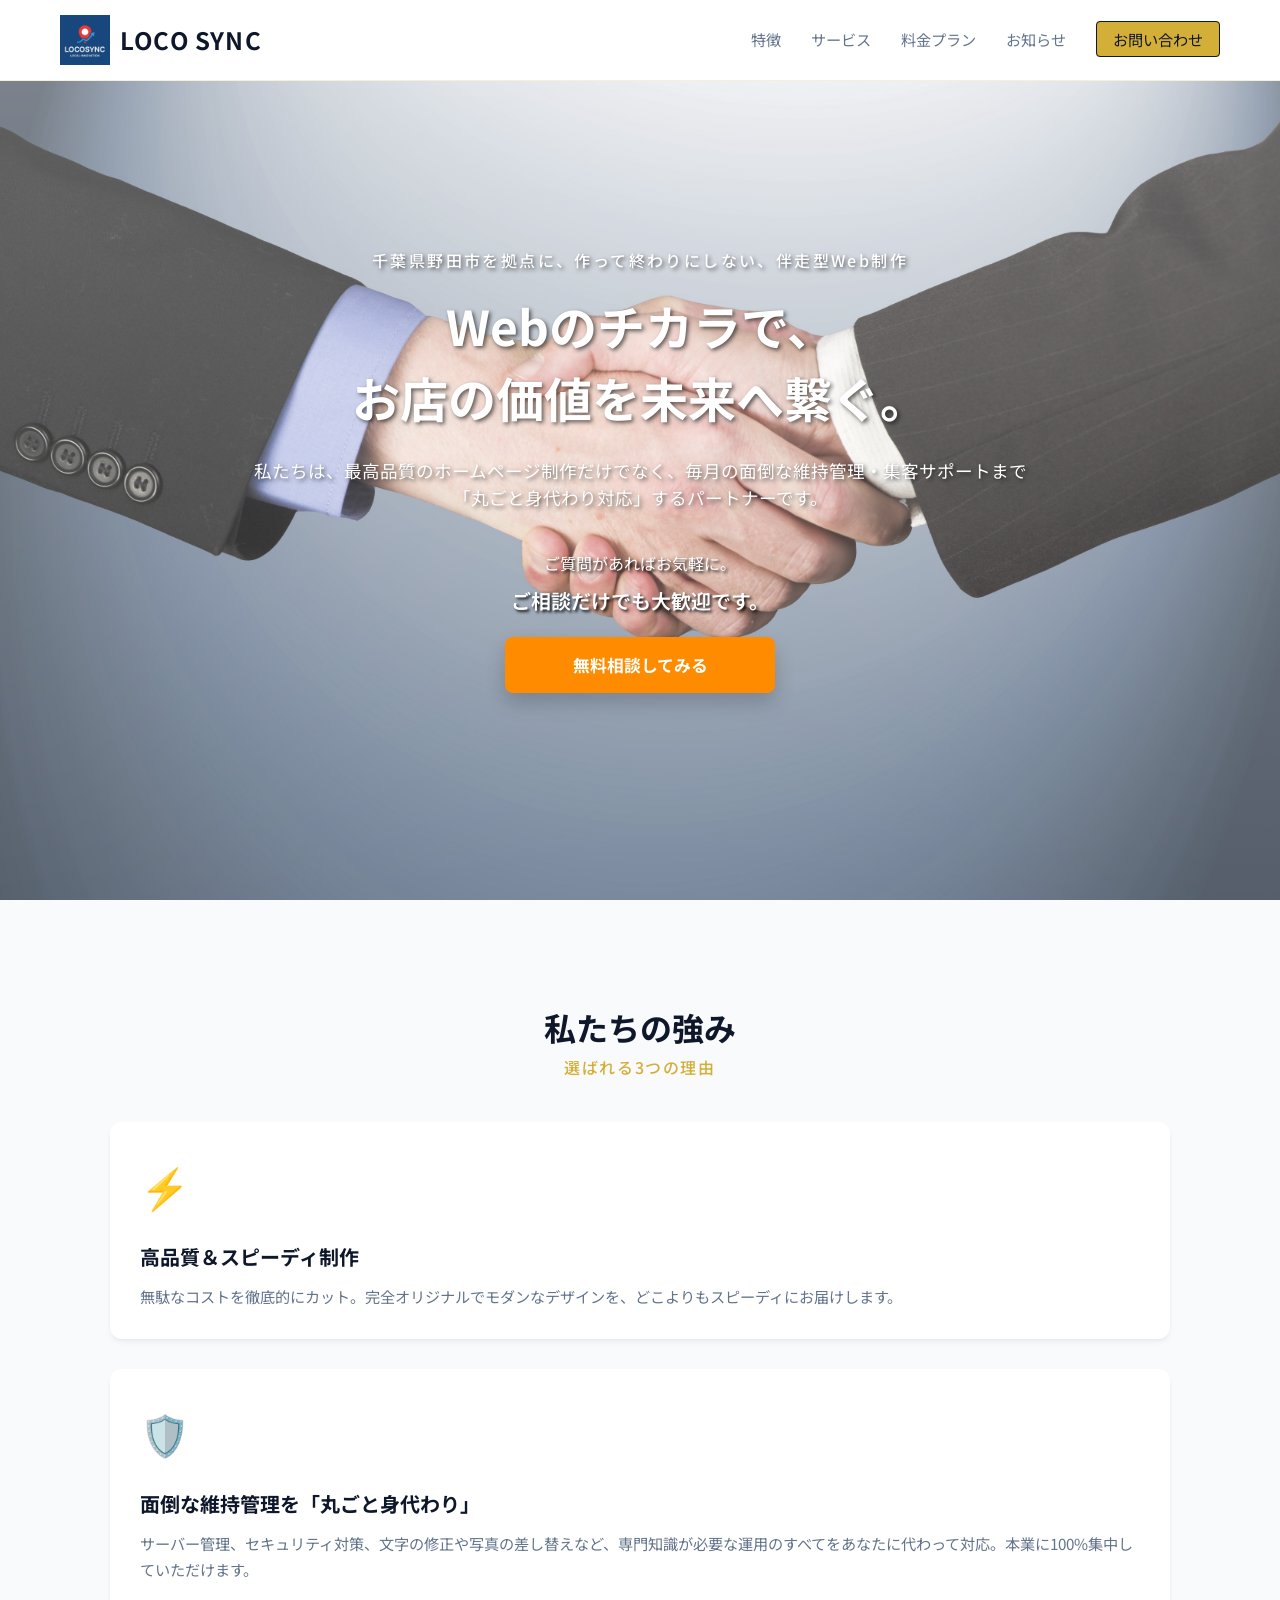
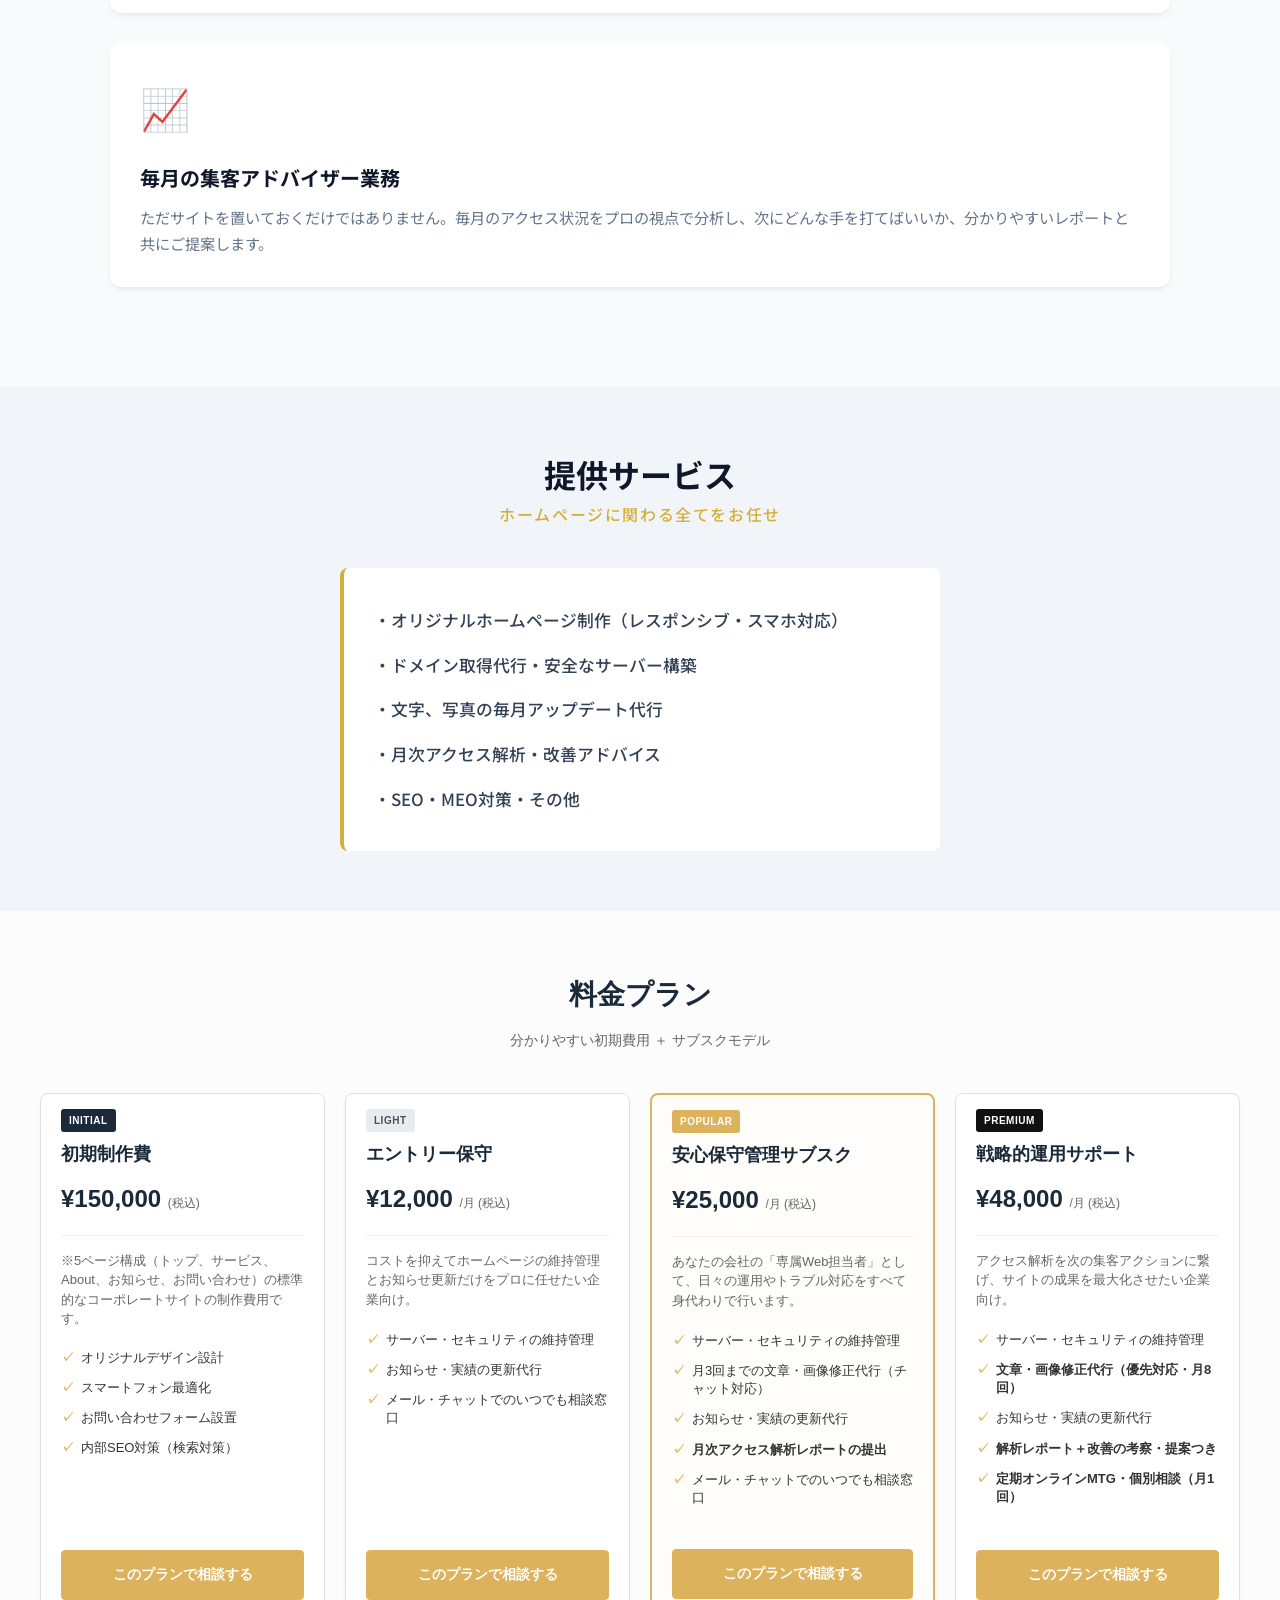
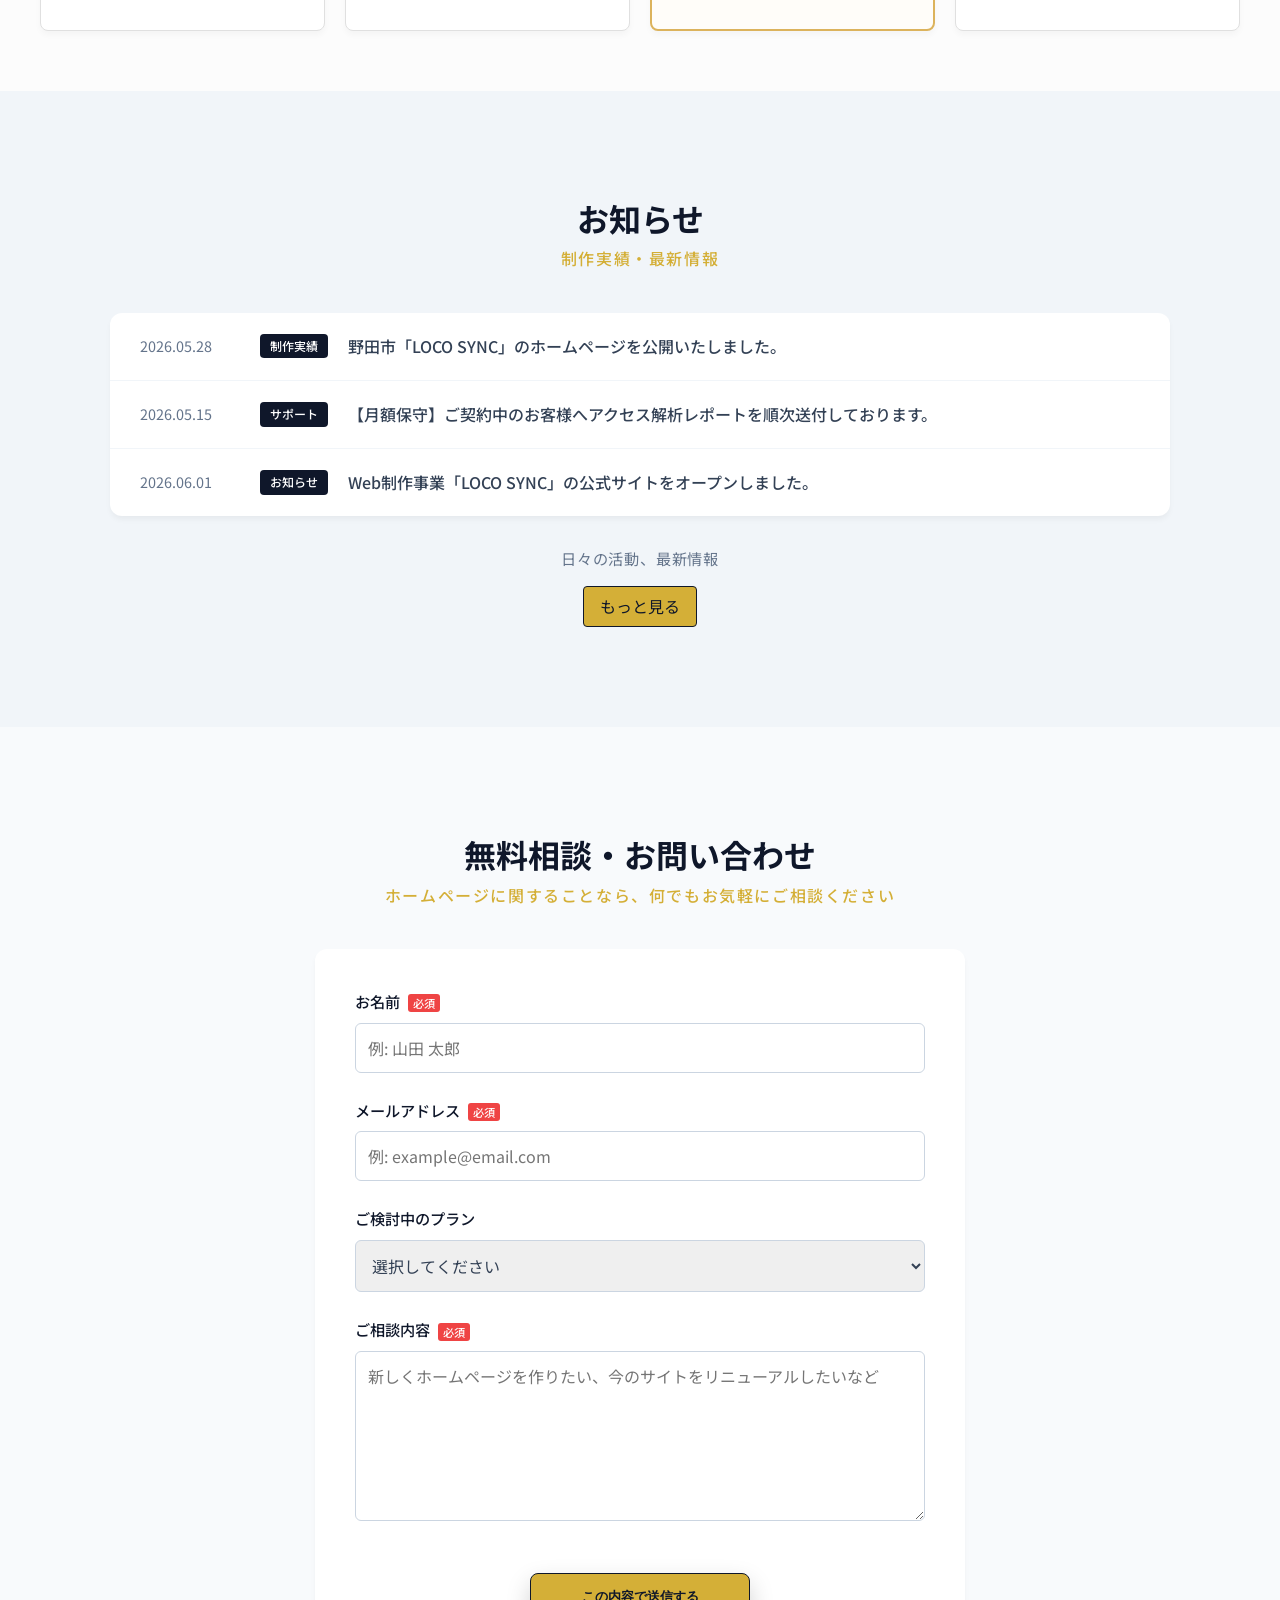
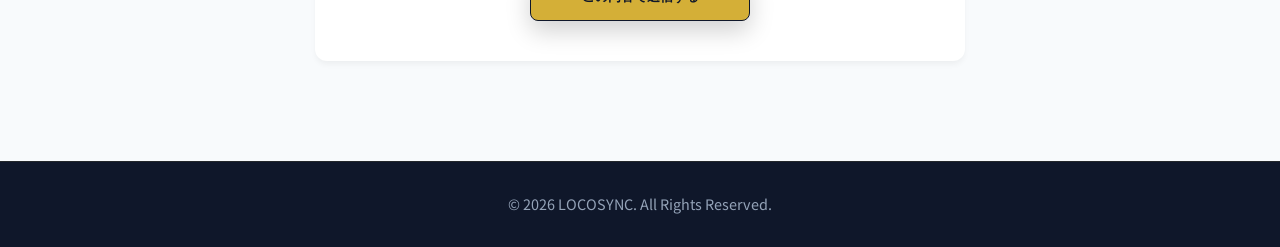
<file: index.html>
<!DOCTYPE html>
<html lang="ja">
<head>
    <meta charset="UTF-8">
    <meta name="viewport" content="width=device-width, initial-scale=1.0">
    <title>Web制作 & 運営サポート | あなたの街のWeb担当者</title>
    <link rel="stylesheet" href="style.css">
    <!-- Google Fonts から洗練されたフォントを読み込み -->
    <link rel="preconnect" href="https://fonts.googleapis.com">
    <link rel="preconnect" href="https://fonts.gstatic.com" crossorigin>
    <link href="https://fonts.googleapis.com/css2?family=Noto+Sans+JP:wght@400;500;700&display=swap" rel="stylesheet">
</head>
<body>

    <!-- 1. ヘッダー -->
    <header class="header">
        <div class="header-container">
            <a href="#" class="logo">
                <img src="logo.png" alt="LOCO SYNC" class="logo-img">
                <span class="logo-text">LOCO SYNC</span>
            </a>
            <nav class="nav-menu">
                <ul>
                    <li><a href="#features">特徴</a></li>
                    <li><a href="#services">サービス</a></li>
                    <li><a href="#pricing">料金プラン</a></li>
                    <li><a href="#news">お知らせ</a></li>
                    <li><a href="#contact" class="btn-nav">お問い合わせ</a></li>
                </ul>
            </nav>
            <!-- スマホ用ハンバーガーボタン -->
            <button class="hamburger" id="hamburger">
                <span></span>
                <span></span>
                <span></span>
            </button>
        </div>
    </header>

    <!-- 2. メインビュー -->
    <section class="hero">
        <div class="hero-container">
            <span class="hero-sub">千葉県野田市を拠点に、作って終わりにしない、伴走型Web制作</span>
            <h1 class="hero-title">Webのチカラで、<br>お店の価値を未来へ繋ぐ。</h1>
            <p class="hero-text">
                私たちは、最高品質のホームページ制作だけでなく、毎月の面倒な維持管理・集客サポートまで「丸ごと身代わり対応」するパートナーです。
            </p>
            <div class="hero-message">
                <p>ご質問があればお気軽に。<span class="hero-message-highlight">ご相談だけでも大歓迎です。</span></p>
            </div>
            <div class="hero-buttons">
                <a href="#contact" class="btn btn-secondary">無料相談してみる</a>
            </div>
        </div>
    </section>

    <!-- 3. 私たちの強み -->
    <section id="features" class="features">
        <div class="container">
            <h2 class="section-title">私たちの強み</h2>
            <p class="section-subtitle">選ばれる3つの理由</p>
            
            <div class="grid-3">
                <div class="card feature-card">
                    <div class="card-icon">⚡</div>
                    <h3>高品質＆スピーディ制作</h3>
                    <p>無駄なコストを徹底的にカット。完全オリジナルでモダンなデザインを、どこよりもスピーディにお届けします。</p>
                </div>
                <div class="card feature-card">
                    <div class="card-icon">🛡️</div>
                    <h3>面倒な維持管理を「丸ごと身代わり」</h3>
                    <p>サーバー管理、セキュリティ対策、文字の修正や写真の差し替えなど、専門知識が必要な運用のすべてをあなたに代わって対応。本業に100%集中していただけます。</p>
                </div>
                <div class="card feature-card">
                    <div class="card-icon">📈</div>
                    <h3>毎月の集客アドバイザー業務</h3>
                    <p>ただサイトを置いておくだけではありません。毎月のアクセス状況をプロの視点で分析し、次にどんな手を打てばいいか、分かりやすいレポートと共にご提案します。</p>
                </div>
            </div>
        </div>
    </section>

    <!-- 4. 提供サービス・料金プラン -->
    <section id="services" class="services">
        <div class="container">
            <h2 class="section-title">提供サービス</h2>
            <p class="section-subtitle">ホームページに関わる全てをお任せ</p>
            <div class="services-list">
                <div class="service-item">・オリジナルホームページ制作（レスポンシブ・スマホ対応）</div>
                <div class="service-item">・ドメイン取得代行・安全なサーバー構築</div>
                <div class="service-item">・文字、写真の毎月アップデート代行</div>
                <div class="service-item">・月次アクセス解析・改善アドバイス</div>
                <div class="service-item">・SEO・MEO対策・その他</div>
            </div>
        </div>
    </section>

    <section id="pricing" class="pricing-section">
        <div class="pricing-header" style="text-align: center; margin-bottom: 40px;">
            <h2 style="font-size: 28px; font-weight: bold; color: #1a2a3a; margin-bottom: 10px;">料金プラン</h2>
            <p style="font-size: 14px; color: #666;">分かりやすい初期費用 ＋ サブスクモデル</p>
        </div>

        <div class="pricing-container">
            <div class="price-card">
                <span class="card-badge badge-initial">INITIAL</span>
                <h3 class="card-title">初期制作費</h3>
                <div class="card-price">¥150,000 <span class="tax">(税込)</span></div>
                <p class="card-desc">※5ページ構成（トップ、サービス、About、お知らせ、お問い合わせ）の標準的なコーポレートサイトの制作費用です。</p>
                <ul class="feature-list">
                    <li>オリジナルデザイン設計</li>
                    <li>スマートフォン最適化</li>
                    <li>お問い合わせフォーム設置</li>
                    <li>内部SEO対策（検索対策）</li>
                </ul>
                <a href="#contact" class="btn-plan btn-popular" data-plan="initial">このプランで相談する</a>
            </div>

            <div class="price-card">
                <span class="card-badge badge-light">LIGHT</span>
                <h3 class="card-title">エントリー保守</h3>
                <div class="card-price">¥12,000 <span class="period">/月 (税込)</span></div>
                <p class="card-desc">コストを抑えてホームページの維持管理とお知らせ更新だけをプロに任せたい企業向け。</p>
                <ul class="feature-list">
                    <li>サーバー・セキュリティの維持管理</li>
                    <li>お知らせ・実績の更新代行</li>
                    <li>メール・チャットでのいつでも相談窓口</li>
                </ul>
                <a href="#contact" class="btn-plan btn-popular" data-plan="light">このプランで相談する</a>
            </div>

            <div class="price-card card-popular">
                <span class="card-badge badge-popular">POPULAR</span>
                <h3 class="card-title">安心保守管理サブスク</h3>
                <div class="card-price">¥25,000 <span class="period">/月 (税込)</span></div>
                <p class="card-desc">あなたの会社の「専属Web担当者」として、日々の運用やトラブル対応をすべて身代わりで行います。</p>
                <ul class="feature-list">
                    <li>サーバー・セキュリティの維持管理</li>
                    <li>月3回までの文章・画像修正代行（チャット対応）</li>
                    <li>お知らせ・実績の更新代行</li>
                    <li><strong>月次アクセス解析レポートの提出</strong></li>
                    <li>メール・チャットでのいつでも相談窓口</li>
                </ul>
                <a href="#contact" class="btn-plan btn-popular" data-plan="popular">このプランで相談する</a>
            </div>

            <div class="price-card">
                <span class="card-badge badge-premium">PREMIUM</span>
                <h3 class="card-title">戦略的運用サポート</h3>
                <div class="card-price">¥48,000 <span class="period">/月 (税込)</span></div>
                <p class="card-desc">アクセス解析を次の集客アクションに繋げ、サイトの成果を最大化させたい企業向け。</p>
                <ul class="feature-list">
                    <li>サーバー・セキュリティの維持管理</li>
                    <li><strong>文章・画像修正代行（優先対応・月8回）</strong></li>
                    <li>お知らせ・実績の更新代行</li>
                    <li><strong>解析レポート＋改善の考察・提案つき</strong></li>
                    <li><strong>定期オンラインMTG・個別相談（月1回）</strong></li>
                </ul>
                <a href="#contact" class="btn-plan btn-popular" data-plan="premium">このプランで相談する</a>
            </div>
        </div>
    </section>

    <!-- 5. お知らせ -->

            </div>
        </div>
    </section>

    <!-- 5. お知らせ -->
    <section id="news" class="news">
        <div class="container">
            <h2 class="section-title">お知らせ</h2>
            <p class="section-subtitle">制作実績・最新情報</p>
            
            <div class="news-list">
                <article class="news-item">
                    <span class="news-date">2026.05.28</span>
                    <span class="news-category">制作実績</span>
                    <a href="#" class="news-title">野田市「LOCO SYNC」のホームページを公開いたしました。</a>
                </article>
                <article class="news-item">
                    <span class="news-date">2026.05.15</span>
                    <span class="news-category">サポート</span>
                    <a href="#" class="news-title">【月額保守】ご契約中のお客様へアクセス解析レポートを順次送付しております。</a>
                </article>
                <article class="news-item">
                    <span class="news-date">2026.06.01</span>
                    <span class="news-category">お知らせ</span>
                    <a href="#" class="news-title">Web制作事業「LOCO SYNC」の公式サイトをオープンしました。</a>
                </article>
            </div>
            <div class="news-footer">
                <p class="news-note">日々の活動、最新情報</p>
                <a href="#" class="btn-nav">もっと見る</a>
            </div>
        </div>
    </section>

    <!-- 6. お問い合わせ -->
    <section id="contact" class="contact">
        <div class="container">
            <h2 class="section-title">無料相談・お問い合わせ</h2>
            <p class="section-subtitle">ホームページに関することなら、何でもお気軽にご相談ください</p>
            
            <form class="contact-form" action="https://formspree.io/f/mzdwqpgp" method="POST">
          <input type="hidden" name="_next" value="https://okachanpower-wg.github.io/my-portforio/thankyou.html">
          <div class="form-group">
            <label for="name">お名前 <span class="required">必須</span></label>
            <input type="text" id="name" name="name" placeholder="例: 山田 太郎" required>
          </div>
          <div class="form-group">
            <label for="email">メールアドレス <span class="required">必須</span></label>
            <input type="email" id="email" name="email" placeholder="例: example@email.com" required>
          </div>
          <div class="form-group">
            <label for="plan">ご検討中のプラン</label>
            <select id="plan" name="plan">
              <option value="none">選択してください</option>
              <option value="initial">初期制作費（¥150,000）</option>
              <option value="light">エントリー保守（¥12,000/月）</option>
              <option value="popular">安心保守管理サブスク（¥25,000/月）</option>
              <option value="premium">戦略的運用サポート（¥48,000/月）</option>
            </select>
          </div>
          <div class="form-group">
            <label for="message">ご相談内容 <span class="required">必須</span></label>
            <textarea id="message" name="message" rows="6" placeholder="新しくホームページを作りたい、今のサイトをリニューアルしたいなど" required></textarea>
                </div>
                <button type="submit" class="btn btn-primary btn-full">この内容で送信する</button>
            </form>
        </div>
    </section>

    <!-- フッター -->
    <footer class="footer-copy">
        <p>&copy; 2026 LOCOSYNC. All Rights Reserved.</p>
    </footer>

    <script src="main.js"></script>
</body>
</html>
</file>
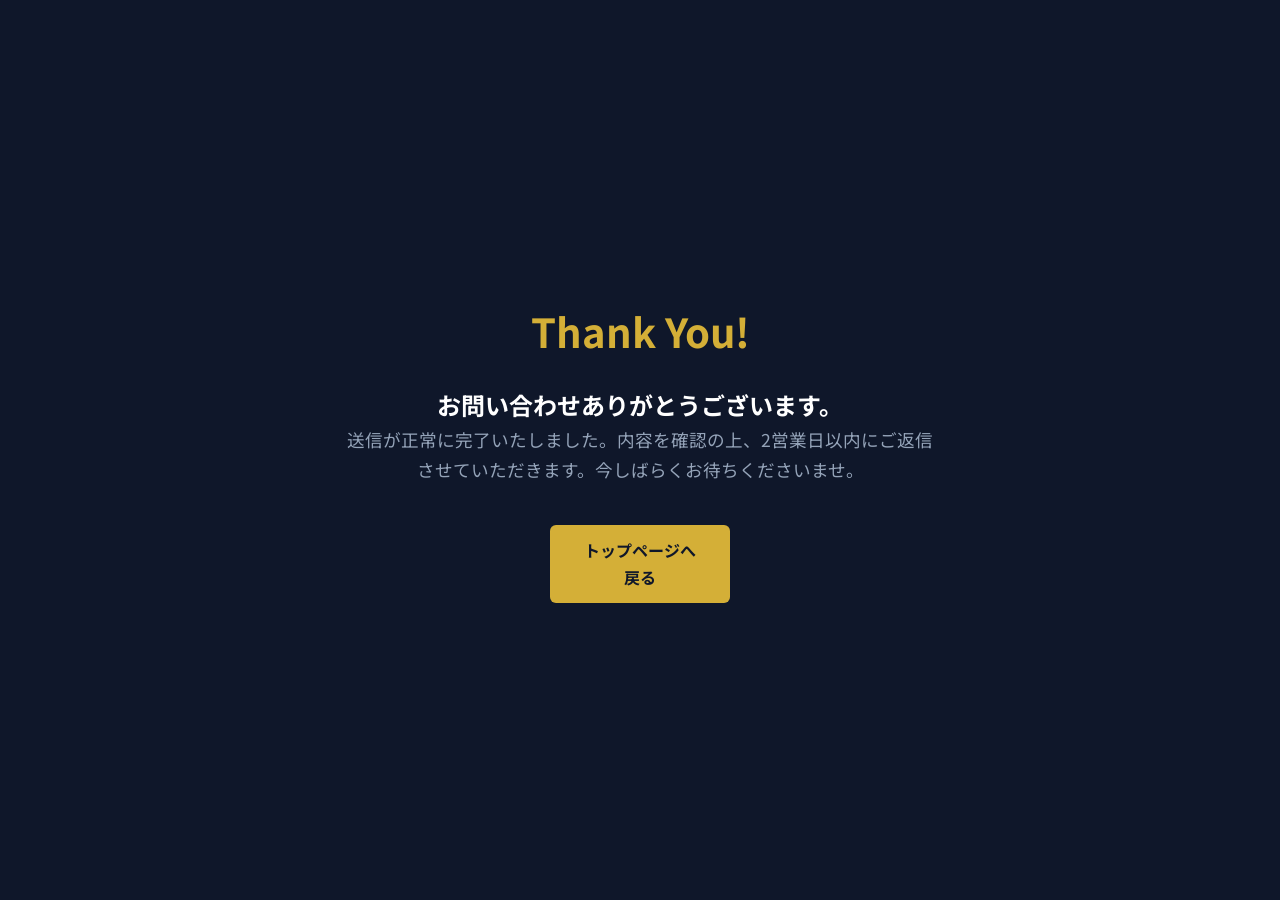
<file: thankyou.html>
<!DOCTYPE html>
<html lang="ja">
<head>
    <meta charset="UTF-8">
    <meta name="viewport" content="width=device-width, initial-scale=1.0">
    <title>送信完了 | Web制作パートナー</title>
    <link rel="stylesheet" href="style.css">
    <link href="https://fonts.googleapis.com/css2?family=Noto+Sans+JP:wght@400;700&display=swap" rel="stylesheet">
    <style>
        .thankyou-container {
            text-align: center;
            padding: 150px 20px;
            background-color: #0f172a;
            color: #ffffff;
            min-height: 100vh;
            display: flex;
            flex-direction: column;
            justify-content: center;
            align-items: center;
        }
        .thankyou-container h1 { font-size: 2.5rem; color: #d4af37; margin-bottom: 20px; }
        .thankyou-container p { font-size: 1.1rem; color: #94a3b8; margin-bottom: 40px; max-width: 600px; }
    </style>
</head>
<body>
    <div class="thankyou-container">
        <h1>Thank You!</h1>
        <h2>お問い合わせありがとうございます。</h2>
        <p>送信が正常に完了いたしました。内容を確認の上、2営業日以内にご返信させていただきます。今しばらくお待ちくださいませ。</p>
        <a href="index.html" class="btn btn-primary">トップページへ戻る</a>
    </div>
</body>
</html>
</file>
<file: style.css>
/* --- 全体のリセットと共通設定 --- */
* {
    margin: 0;
    padding: 0;
    box-sizing: border-box;
}

html {
    scroll-behavior: smooth;
}

body {
    font-family: 'Noto Sans JP', sans-serif;
    color: #334155;
    background-color: #f8fafc;
    line-height: 1.7;
}

a {
    text-decoration: none;
    color: inherit;
    transition: all 0.3s ease;
}

ul {
    list-style: none;
}

.container {
    max-width: 1100px;
    margin: 0 auto;
    padding: 0 20px;
}

.grid-3 {
    display: grid;
    grid-template-columns: repeat(auto-fit, minmax(300px, 1-fr));
    gap: 30px;
    margin-top: 40px;
}

/* --- 見出しスタリング --- */
.section-title {
    font-size: 2rem;
    text-align: center;
    color: #0f172a; /* 濃いネイビー */
    font-weight: 700;
}

.section-subtitle {
    text-align: center;
    color: #d4af37; /* ゴールド */
    font-weight: 500;
    margin-bottom: 40px;
    font-size: 1rem;
    letter-spacing: 0.1em;
}

/* --- ボタン --- */
.btn {
    display: inline-block;
    padding: 12px 30px;
    border-radius: 6px;
    font-weight: 500;
    text-align: center;
    cursor: pointer;
    transition: all 0.3s ease;
}

.btn-primary {
    background-color: #d4af37;
    color: #0f172a;
    font-weight: 700;
    order: 2;
    width: min(90%, 180px);
}

.btn-primary:hover {
    background-color: #f1c40f;
    transform: translateY(-2px);
}

.btn-secondary {
    background-color: #FF8C00;
    color: #ffffff;
    font-weight: 700;
    font-size: 1.05rem;
    padding: 14px 32px;
    border: none;
    border-radius: 8px;
    box-shadow: 0 10px 20px rgba(0, 0, 0, 0.18);
    transition: transform 0.25s ease, background-color 0.25s ease, box-shadow 0.25s ease;
    order: 1;
    width: min(90%, 270px);
}

.btn-secondary:hover {
    background-color: #e67600;
    color: #ffffff;
    transform: translateY(-3px);
    box-shadow: 0 16px 28px rgba(0, 0, 0, 0.22);
}

.btn-full {
    display: block;
    width: 100%;
}

/* --- カード共通 --- */
.card {
    background: #ffffff;
    padding: 30px;
    border-radius: 12px;
    box-shadow: 0 4px 6px -1px rgba(0, 0, 0, 0.05), 0 2px 4px -1px rgba(0, 0, 0, 0.03);
    transition: transform 0.3s ease;
}

.card:hover {
    transform: translateY(-5px);
}

/* --- 1. ヘッダー --- */
.header {
    background-color: #ffffff;
    position: fixed;
    top: 0;
    width: 100%;
    z-index: 1000;
    border-bottom: 1px solid rgba(212, 175, 55, 0.2);
    backdrop-filter: blur(5px);
}

.header-container {
    max-width: 1200px;
    margin: 0 auto;
    padding: 15px 20px;
    display: flex;
    justify-content: space-between;
    align-items: center;
}

.logo {
    display: flex;
    align-items: center;
    gap: 10px;
    text-decoration: none;
    transition: all 0.3s ease;
}

.logo-img {
    height: 50px;
    width: auto;
}

.logo-text {
    color: #0f172a;
    font-size: 1.5rem;
    font-weight: 700;
    letter-spacing: 0.05em;
}

.logo:hover .logo-text {
    color: #d4af37;
}

.nav-menu ul {
    display: flex;
    align-items: center;
    gap: 30px;
}

.nav-menu ul li a {
    color: #64748b;
    font-size: 0.95rem;
}

.nav-menu ul li a:hover {
    color: #d4af37;
}

.btn-nav {
    background-color: #d4af37;
    border: 1px solid #0f172a;
    padding: 6px 16px;
    border-radius: 4px;
    color: #0f172a !important;
}

.btn-nav:hover {
    background-color: transparent;
    border: 1px solid #d4af37;
    color: #d4af37 !important;
}

/* スマホ用ハンバーガー */
.hamburger {
    display: none;
    flex-direction: column;
    gap: 6px;
    background: none;
    border: none;
    cursor: pointer;
}

.hamburger span {
    width: 25px;
    height: 2px;
    background-color: #ffffff;
    transition: all 0.3s ease;
}

/* --- 2. メインビュー (Hero) --- */
.hero {
    position: relative;
    overflow: hidden;
    background-color: transparent;
    /* 1. メイン画像を差し替え（同ディレクトリに配置してください） */
    background-image: url("baumannfoto-hands-10016269.jpg");

    /* 2. 画面幅に綺麗に収める */
    background-size: cover;
    background-position: center;
    background-repeat: no-repeat;
    background-blend-mode: normal;

    /* 3. レスポンシブに中央寄せする */
    min-height: 900px;
    display: flex;
    flex-direction: column;
    justify-content: center;
    padding: 120px 20px 80px;
    color: #ffffff;
    text-align: center;
}

.hero::before {
    content: "";
    position: absolute;
    inset: 0;
    background: linear-gradient(180deg, rgba(255, 255, 255, 0.32), rgba(255, 255, 255, 0.10));
    pointer-events: none;
}

.hero > * {
    position: relative;
    z-index: 1;
}

.hero-container {
    max-width: 1100px;
    margin: 0 auto;
    padding: 0 20px;
}

.hero-sub {
    color: #ffffff;
    font-weight: 500;
    letter-spacing: 0.15em;
    font-size: 1rem;
    display: block;
    margin-bottom: 15px;
    text-shadow: 2px 2px 4px rgba(0, 0, 0, 0.6);
}

.hero-title {
    font-size: 48px;
    font-weight: 700;
    line-height: 1.5;
    margin-bottom: 25px;
    color: #ffffff;
    text-shadow: 2px 2px 4px rgba(0, 0, 0, 0.6);
}

.hero-text {
    font-size: 1.1rem;
    color: #ffffff;
    max-width: 800px;
    margin: 0 auto 40px auto;
    text-shadow: 2px 2px 4px rgba(0, 0, 0, 0.6);
    line-height: 1.5;
}

.hero-message {
    max-width: min(90%, 700px);
    margin: 0 auto 15px auto;
    padding: 0;
    font-size: 1rem;
    font-weight: 400;
    color: #ffffff;
    text-shadow: 2px 2px 3px rgba(0, 0, 0, 0.9);
    line-height: 1.6;
    text-align: center;
}

.hero-message-highlight {
    font-weight: 600;
    font-size: 20px;
    display: block;
    margin-top: 8px;
    text-shadow: 2px 2px 3px rgba(0, 0, 0, 0.9);
}

.hero-buttons {
    display: flex;
    flex-direction: column;
    align-items: center;
    justify-content: center;
    gap: 24px;
    padding: 0 16px;
    margin-top: 20px;
}

@media (max-width: 768px) {
    .hero {
        min-height: 720px;
        padding: 80px 18px 60px;
    }

    .hero-container {
        padding: 0 16px;
    }

    .hero-title {
        font-size: 2.6rem;
        line-height: 1.4;
    }

    .hero-message {
        padding: 0;
        font-size: 1rem;
        margin: 0 auto 15px auto;
    }

    .hero-message-highlight {
        font-size: 18px;
        text-shadow: 2px 2px 3px rgba(0, 0, 0, 0.9);
    }

    .hero-text {
        font-size: 1rem;
        margin-bottom: 32px;
    }

    .hero-buttons {
        flex-direction: column;
        gap: 16px;
        padding: 0 10px;
    }
}

@media (max-width: 480px) {
    .hero {
        min-height: 620px;
        padding: 70px 16px 50px;
    }

    .hero-title {
        font-size: 24px;
        line-height: 1.5;
    }

    .hero-text {
        font-size: 0.98rem;
    }

    .hero-message {
        padding: 0;
        font-size: 0.95rem;
        margin: 0 auto 15px auto;
    }

    .hero-message-highlight {
        font-size: 17px;
        text-shadow: 2px 2px 3px rgba(0, 0, 0, 0.9);
    }
}

/* --- 3. 私たちの強み --- */
.features {
    padding: 100px 0;
}

.feature-card h3 {
    font-size: 1.25rem;
    color: #0f172a;
    margin: 20px 0 10px 0;
}

.feature-card p {
    font-size: 0.95rem;
    color: #64748b;
}

.card-icon {
    font-size: 2.5rem;
}

/* --- 4. 提供サービス & 料金プラン --- */
.services {
    padding: 60px 0;
    background-color: #f1f5f9;
}

.services-list {
    max-width: 600px;
    margin: 0 auto;
    background: #ffffff;
    padding: 30px;
    border-radius: 8px;
    border-left: 4px solid #d4af37;
}

.service-item {
    font-size: 1.05rem;
    padding: 8px 0;
    color: #334155;
    font-weight: 500;
}

.pricing-section {
  padding: 60px 20px;
  background-color: #fcfcfc;
  font-family: 'Helvetica Neue', Arial, sans-serif;
}
.pricing-container {
  display: flex;
  flex-wrap: wrap;
  justify-content: center;
  gap: 20px;
  max-width: 1200px;
  margin: 0 auto;
}
.price-card {
  flex: 1;
  min-width: min(90%, 260px);
  max-width: min(95%, 285px);
  background: #ffffff;
  border: 1px solid #e0e0e0;
  border-radius: 8px;
  padding: 30px 20px;
  position: relative;
  display: flex;
  flex-direction: column;
  box-shadow: 0 4px 6px rgba(0,0,0,0.03);
  transition: transform 0.3s ease, box-shadow 0.3s ease;
}
.price-card:hover {
  transform: translateY(-5px);
  box-shadow: 0 10px 20px rgba(0,0,0,0.08);
}
.price-card.card-popular {
  border: 2px solid #dcb35c;
  background-color: #fffdf9;
}
.card-badge {
  position: absolute;
  top: 15px;
  left: 20px;
  font-size: 10px;
  font-weight: bold;
  padding: 3px 8px;
  border-radius: 3px;
  letter-spacing: 0.5px;
}
.badge-initial { background-color: #1a2a3a; color: #fff; }
.badge-light { background-color: #e9ecef; color: #495057; }
.badge-popular { background-color: #dcb35c; color: #fff; }
.badge-premium { background-color: #111111; color: #fff; }
.card-title {
  font-size: 18px;
  font-weight: bold;
  color: #1a2a3a;
  margin: 15px 0 10px 0;
}
.card-price {
  font-size: 24px;
  font-weight: bold;
  color: #1a2a3a;
  margin-bottom: 15px;
  border-bottom: 1px solid #f0f0f0;
  padding-bottom: 15px;
}
.card-price .tax, .card-price .period {
  font-size: 12px;
  font-weight: normal;
  color: #666;
}
.card-desc {
  font-size: 13px;
  color: #666;
  line-height: 1.5;
  margin-bottom: 20px;
  min-height: 60px;
}
.feature-list {
  list-style: none;
  padding: 0;
  margin: 0 0 30px 0;
  flex-grow: 1;
}
.feature-list li {
  font-size: 13px;
  color: #333;
  position: relative;
  padding-left: 20px;
  margin-bottom: 12px;
  line-height: 1.4;
}
.feature-list li::before {
  content: "✓";
  position: absolute;
  left: 0;
  color: #dcb35c;
  font-weight: bold;
}
.feature-list li.not-included {
  color: #b0b0b0;
}
.feature-list li.not-included::before {
  content: "✕";
  color: #ccc;
}
/* すべてのボタンをPOPULARの色（オレンジ・ゴールド）に統一 */
.btn-plan {
  display: block;
  text-align: center;
  background-color: #dcb35c;
  color: #fff;
  border: 1px solid #dcb35c;
  padding: 12px;
  border-radius: 4px;
  text-decoration: none;
  font-size: 14px;
  font-weight: bold;
  transition: all 0.3s ease;
}
/* すべてのボタンのホバー時の挙動を統一 */
.btn-plan:hover {
  background-color: #c9a14b;
  border-color: #c9a14b;
  color: #fff;
}
@media (max-width: 768px) {
  .pricing-container {
    flex-direction: column;
    align-items: center;
  }
  .price-card {
    width: 100%;
    max-width: 100%;
  }
}

/* --- 5. お知らせ --- */
.news {
    padding: 100px 0;
    background-color: #f1f5f9;
}

.news-list {
    background: #ffffff;
    border-radius: 12px;
    overflow: hidden;
    box-shadow: 0 4px 6px -1px rgba(0, 0, 0, 0.05);
}

.news-item {
    display: flex;
    align-items: center;
    padding: 20px 30px;
    border-bottom: 1px solid #f1f5f9;
}

.news-item:last-child {
    border-bottom: none;
}

.news-date {
    font-size: 0.9rem;
    color: #64748b;
    width: 120px;
}

.news-category {
    font-size: 0.75rem;
    background-color: #0f172a;
    color: #ffffff;
    padding: 2px 10px;
    border-radius: 4px;
    margin-right: 20px;
    font-weight: 500;
}

.news-title {
    color: #334155;
    font-weight: 500;
    flex-grow: 1;
}

.news-title:hover {
    color: #d4af37;
    padding-left: 5px;
}

.news-footer {
    display: flex;
    flex-direction: column;
    align-items: center;
    justify-content: center;
    gap: 14px;
    margin-top: 30px;
}

.news-note {
    font-size: 0.95rem;
    color: #64748b;
    letter-spacing: 0.05em;
}

/* --- 6. お問い合わせ --- */
.contact {
    padding: 100px 0;
}

.contact-form {
    max-width: 650px;
    margin: 0 auto;
    background: #ffffff;
    padding: 40px;
    border-radius: 12px;
    box-shadow: 0 4px 6px -1px rgba(0, 0, 0, 0.05);
    display: flex;
    flex-direction: column;
}

.form-group {
    margin-bottom: 25px;
}

.contact-form button[type="submit"] {
    align-self: center;
    margin-top: 20px;
    width: auto;
    min-width: min(90%, 220px);
    max-width: 100%;
    padding: 14px 34px;
    border-radius: 8px;
    background-color: #d4af37;
    color: #0f172a;
    border: 1px solid #0f172a;
    box-shadow: 0 10px 24px rgba(0, 0, 0, 0.18);
    transition: background-color 0.25s ease, color 0.25s ease, border-color 0.25s ease;
}

.contact-form button[type="submit"]:hover {
    background-color: transparent;
    color: #d4af37;
    border-color: #d4af37;
}

.form-group label {
    display: block;
    font-size: 0.95rem;
    font-weight: 500;
    color: #0f172a;
    margin-bottom: 8px;
}

.required {
    background-color: #ef4444;
    color: #ffffff;
    font-size: 0.7rem;
    padding: 1px 5px;
    border-radius: 3px;
    margin-left: 5px;
    vertical-align: middle;
}

.form-group input,
.form-group select,
.form-group textarea {
    width: 100%;
    padding: 12px;
    border: 1px solid #cbd5e1;
    border-radius: 6px;
    font-family: inherit;
    font-size: 1rem;
    color: #334155;
    transition: border-color 0.3s ease;
}

.form-group input:focus,
.form-group select:focus,
.form-group textarea:focus {
    outline: none;
    border-color: #d4af37;
}

/* --- フッター --- */
.footer-copy {
    background-color: #0f172a;
    color: #94a3b8;
    text-align: center;
    padding: 30px 20px;
    font-size: 0.9rem;
    border-top: 1px solid rgba(212, 175, 55, 0.1);
}

/* --- 📱 レスポンシブ対応 (スマホ用) --- */
@media (max-width: 768px) {
    .hero-title {
        font-size: 2rem;
    }
    
    .hero-buttons {
        flex-direction: column;
        gap: 15px;
        padding: 0 4px;
    }
    
    .pricing-container {
        flex-direction: column;
        gap: 30px;
    }
    
    .recommended {
        transform: none;
    }
    
    .news-item {
        flex-direction: column;
        align-items: flex-start;
        gap: 8px;
        padding: 20px;
    }
    
    /* ハンバーガーメニュー有効化 */
    .hamburger {
        display: flex;
    }
    
    .nav-menu {
        display: none;
        position: absolute;
        top: 100%;
        left: 0;
        width: 100%;
        background-color: #0f172a;
        padding: 20px;
        border-bottom: 2px solid #d4af37;
    }
    
    .nav-menu.active {
        display: block;
    }
    
    .nav-menu ul {
        flex-direction: column;
        gap: 20px;
        text-align: center;
    }
    
    .btn-nav {
        display: block;
        width: 100%;
    }
    
    /* ハンバーガーアニメーション用 */
    .hamburger.active span:nth-child(1) {
        transform: translateY(8px) rotate(45deg);
    }
    .hamburger.active span:nth-child(2) {
        opacity: 0;
    }
    .hamburger.active span:nth-child(3) {
        transform: translateY(-8px) rotate(-45deg);
    }
}
</file>
